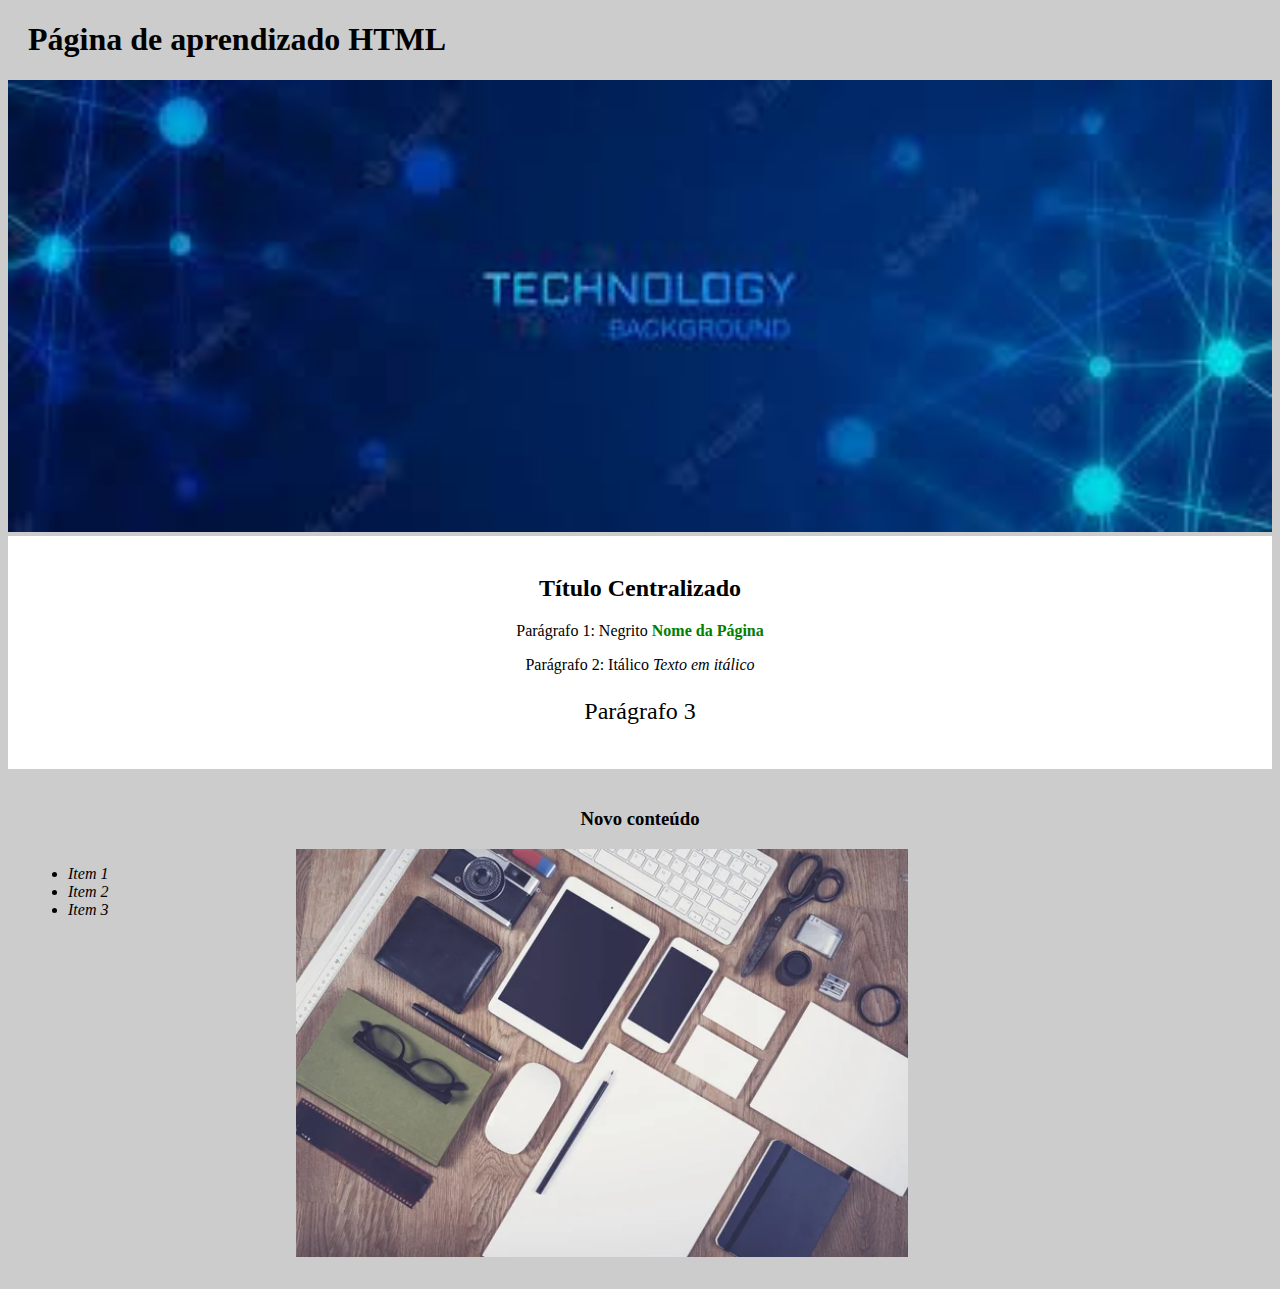
<file: index.html>
<!DOCTYPE html>

<html lang="pt-br">
<head>
    <meta charset="UTF-8">
    <title>HTML Roger-Kk</title>
    <!--Css dentro da página html: 
    <style>
        p{
            text-align: center;
        }
    </style>
    -->
    <link rel="stylesheet" href="style.css">
</head>
<body>
    <header>
        <h1 class="titulo-principal"><strong>Página de aprendizado HTML</strong></h1>
    </header>
    <img id="banner" src="IMG/banner.jpg">
    <div class="conteudo1">
        <h2 class="titulo-centro">Título Centralizado </h2>
        <p>Parágrafo 1: Negrito <strong>Nome da Página</strong></p>
        <p>Parágrafo 2: Itálico <em>Texto em itálico</em></p>
        <p id="p3">Parágrafo 3</p>
    </div>
    <div class="conteudo2">
        <h3 class="titulo-centro">Novo conteúdo</h3>
        <ul>
            <li class="itens">Item 1</li>
            <li class="itens">Item 2</li>
            <li class="itens">Item 3</li>
        </ul>
        <img class="img_itens" src="IMG/itens.jpg">
    </div>
</body>

</html>
</file>
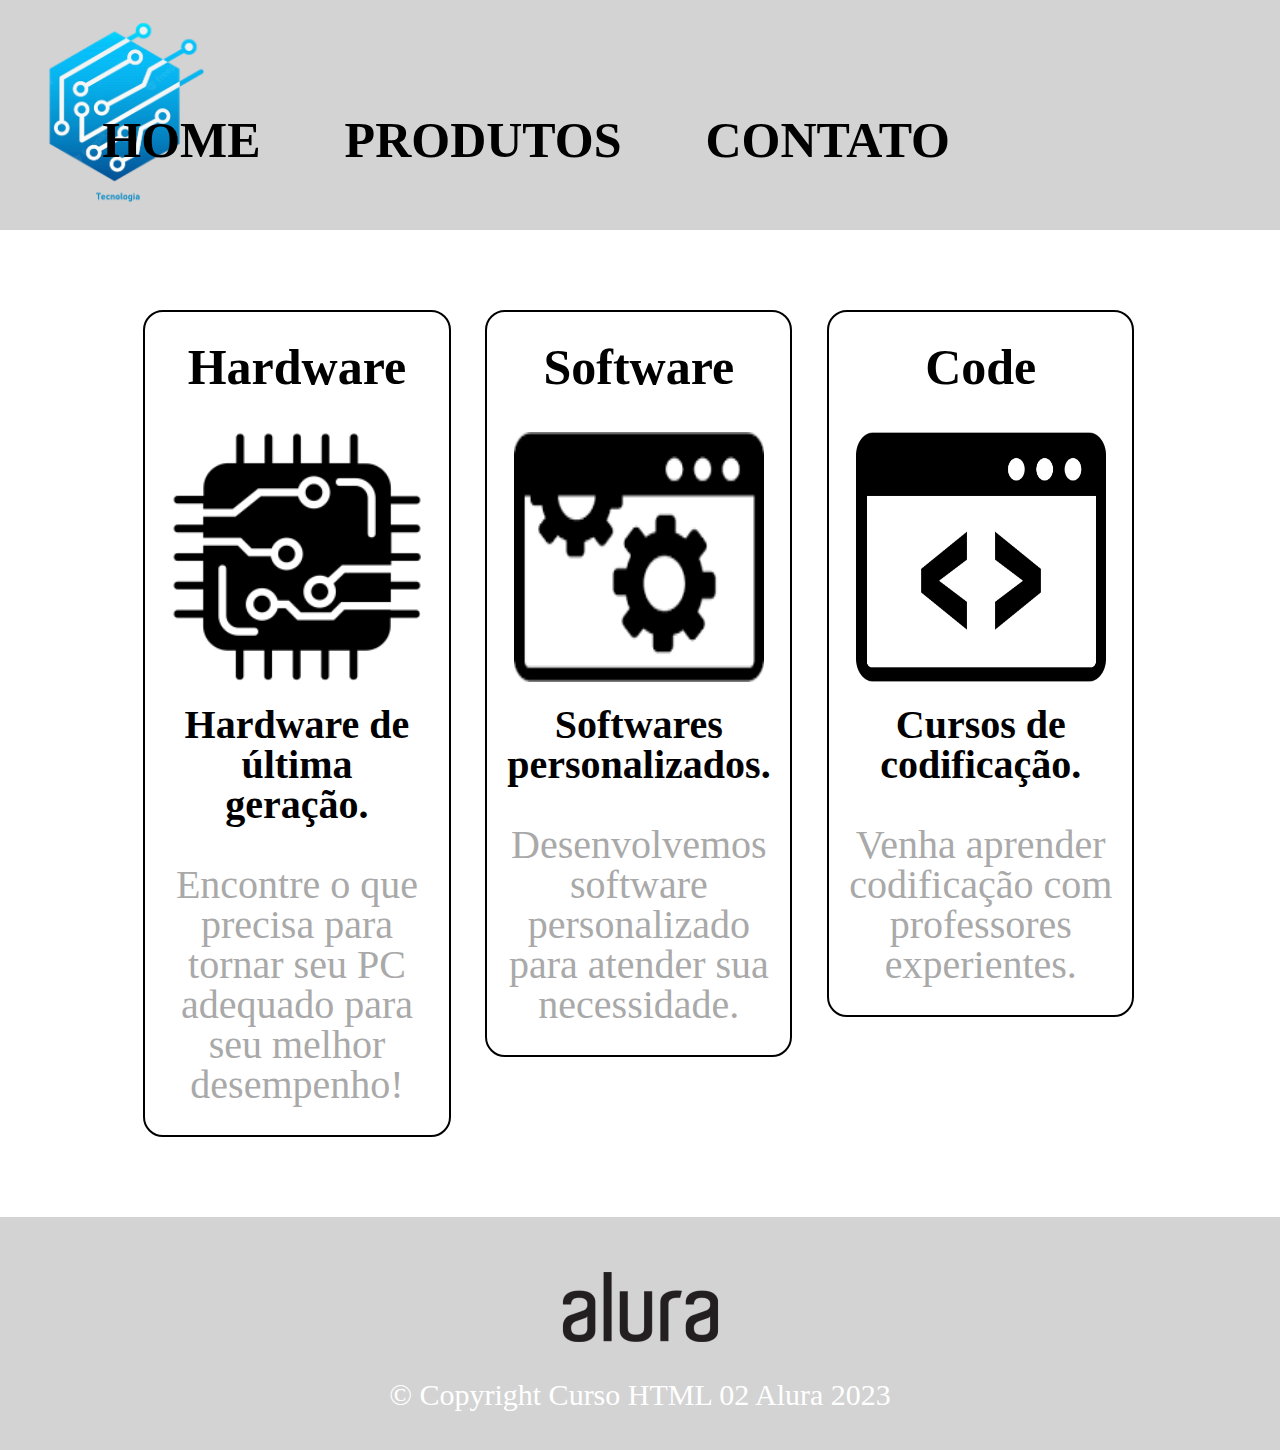
<file: 02_produtos.html>
<!DOCTYPE html> 
<html>
    <head>
        <meta charset="UTF-8">
        <title>Produtos - Tecnologia</title>
        <link rel="stylesheet" href="reset.css">
        <link rel="stylesheet" href="02_style.css">
    </head>
    <body>
        <header>
        <div class="caixa">
        <h1><img class="img_logo" src="IMG/logo_prod.png"> </h1>
            <nav>
                <ul>
                <li><a href="01_index.html">Home</a></li>
                <li><a href="02_produtos.html">Produtos</a></li>
                <li><a href="02_contatos.html">Contato</a></li>
                    <!-- exemplo de link externo: <li><a href="http://google.com">Contato</a></li> -->
                </ul> 
            </nav>
            </div>
        </header>

        <main>
            <ul class = "produtos">
            <li><h2>Hardware</h2>
                <img id="hard" src="IMG/hardware.png">
                <p class="produto">Hardware de última geração.</p>
                <p class="produto-descr">Encontre o que precisa para tornar seu PC adequado para seu melhor desempenho!</p>
            </li>
            <li><h2>Software</h2>
                <img id="soft" src="IMG/software.png">
                <p class="produto">Softwares personalizados.</p>
                <p class="produto-descr">Desenvolvemos software personalizado para atender sua necessidade.</p>
            </li>

            <li><h2>Code</h2>
                <img id="code" src="IMG/code.png">
                <p class="produto">Cursos de codificação.</p>
                <p class="produto-descr">Venha aprender codificação com professores experientes.</p>
            </li>
            </ul>
        </main>
        <footer>
            <img src="IMG/logo-alura.png">
            <p class="copyright">&copy; Copyright Curso HTML 02 Alura 2023</p>
        </footer>
    </body>
</html>
</file>
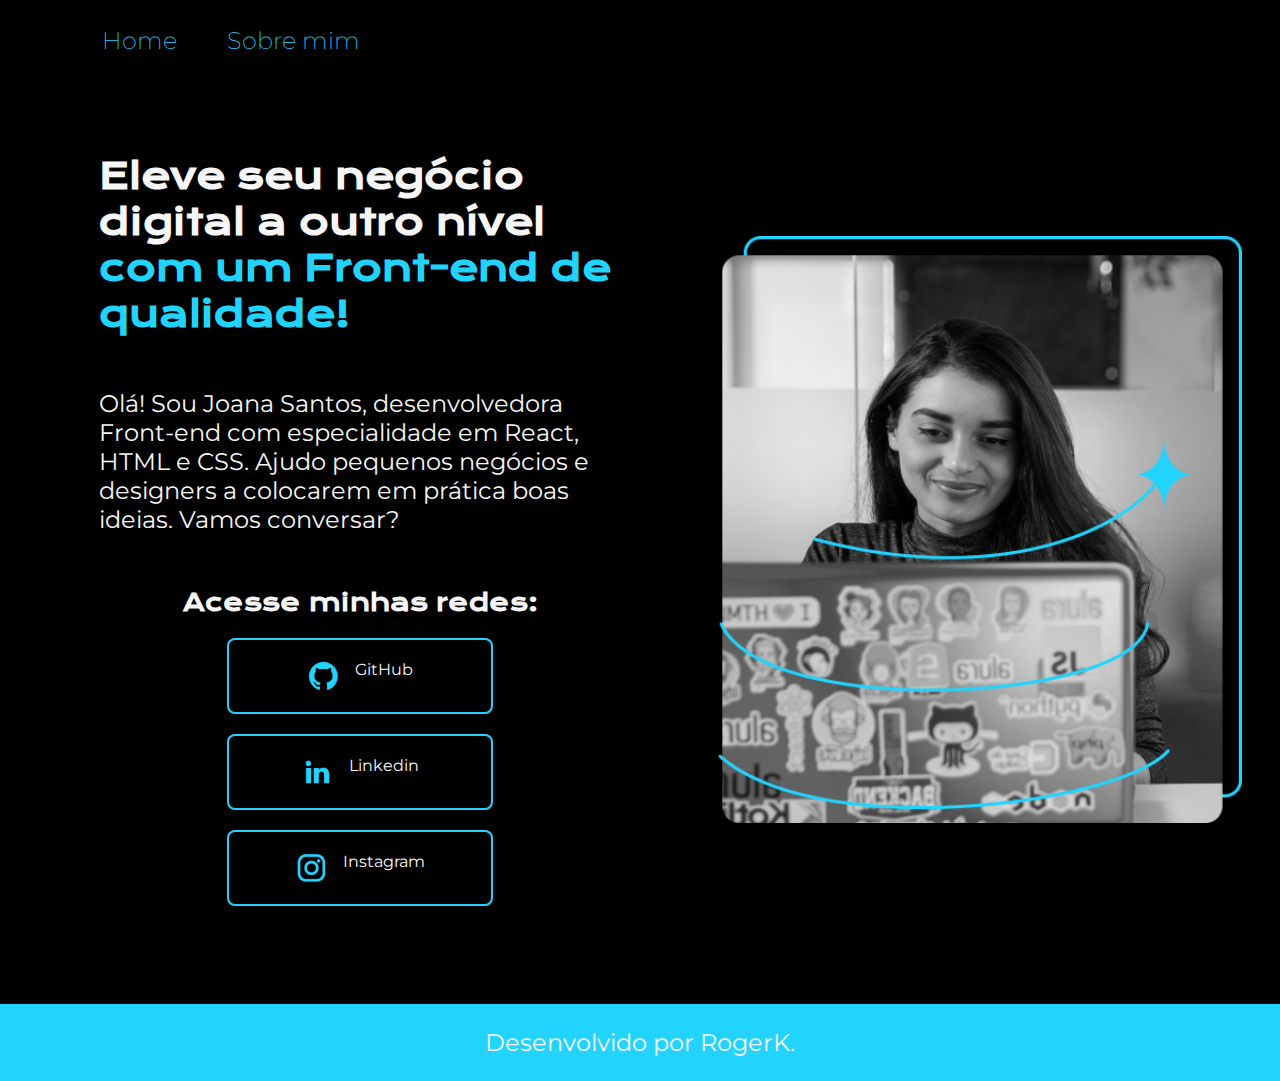
<file: 03-05_index.html>
<!DOCTYPE html>
<html lang="pt-br">
<head>
    <meta charset="UTF-8">
    <meta http-equiv="X-UA-Compatible" content="IE=edge">
    <meta name="viewport" content="width=device-width, initial-scale=1.0">
    <title>Portfolio</title>
    <link rel="stylesheet" href="03-05_style.css">
</head>
<body>
    <header class="cabecalho">
        <nav class="cabecalho__menu">
            <a class="cabecalho__menu__link" href="03-05_index.html">Home</a>
            <a class="cabecalho__menu__link" href="03-05_sobre.html">Sobre mim</a>
            
        </nav>
    </header>
    <main class="apresentacao">
        <section class="apresentacao__conteudo">
            <h1 class="apresentacao__conteudo__titulo">Eleve seu negócio digital a outro nível 
            <strong class="titulo-destaque">com um Front-end de qualidade!</strong></h1>
            <p class="apresentacao__conteudo__texto">Olá! Sou Joana Santos, desenvolvedora Front-end com especialidade em React, HTML e CSS. Ajudo pequenos negócios e designers a colocarem em prática boas ideias. Vamos conversar?</p>
            <div class="apresentacao__links">
                <h2 class="apresentacao__links__subtitulo">Acesse minhas redes: </h2>
                <a class="apresentacao__links__link" href="https://github.com/Roger-Kk">
                    <img src="/IMG/github.png">   
                    GitHub
                </a>
                <a class="apresentacao__links__link" href="https://www.linkedin.com/in/roger-k-2036141a4/">
                    <img src="./IMG/linkedin.png">
                    Linkedin
                </a>
                <a class="apresentacao__links__link" href="https://instagram.com/roger_kolossoski">
                    <img src="./IMG/instagram.png">
                    Instagram
                </a>
                
            </div>
        </section>
            <img class="apresentacao__imagem" src="IMG/img03.png" alt="Imagem de programadora Alura">
    </main>
    <footer>
        <p class="rodape">Desenvolvido por RogerK.</p>
    </footer>
</body>
</html>
</file>
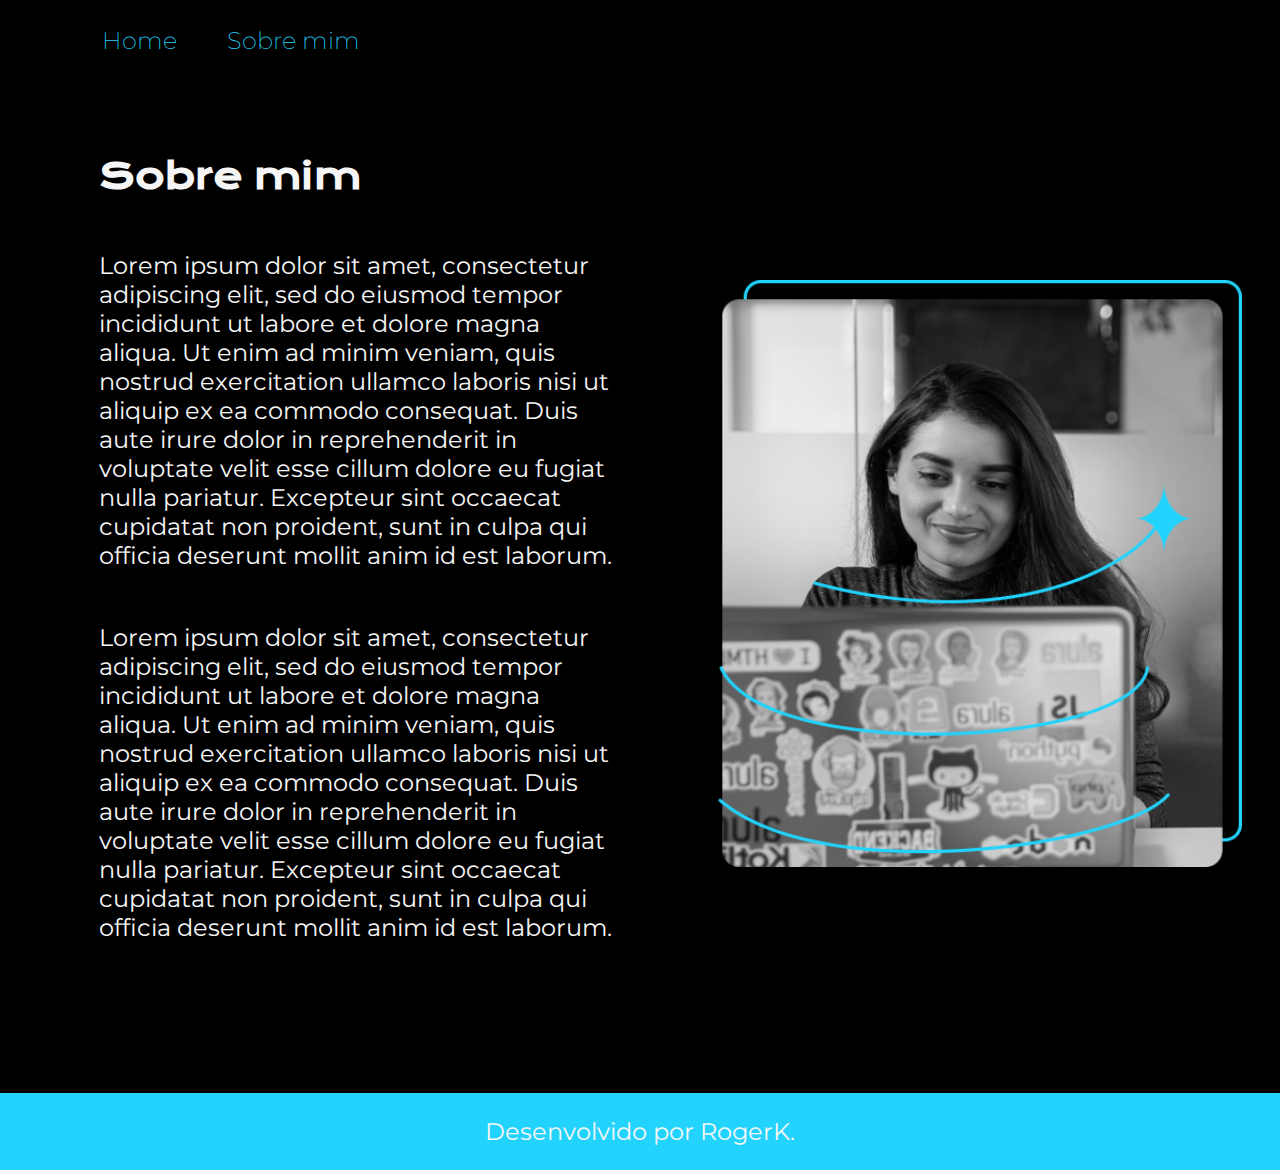
<file: 03-05_sobre.html>
<!DOCTYPE html>
<html lang="en">
<head>
    <meta charset="UTF-8">
    <meta http-equiv="X-UA-Compatible" content="IE=edge">
    <meta name="viewport" content="width=device-width, initial-scale=1.0">
    <link rel="stylesheet" href="03-05_style.css">
    <title>Sobre mim</title>
</head>
<body>
    <header class="cabecalho">
        <nav class="cabecalho__menu">
            <a class="cabecalho__menu__link" href="03-05_index.html">Home</a>
            <a class="cabecalho__menu__link" href="sobre.html">Sobre mim</a>
            
        </nav>
    </header>
    <main class="apresentacao">
        <section class="apresentacao__conteudo">
            <h1 class="apresentacao__conteudo__titulo">Sobre mim</h1>
            <p class="apresentacao__conteudo__texto">Lorem ipsum dolor sit amet, consectetur adipiscing elit, sed do eiusmod tempor incididunt ut labore et dolore magna aliqua. Ut enim ad minim veniam, quis nostrud exercitation ullamco laboris nisi ut aliquip ex ea commodo consequat. Duis aute irure dolor in reprehenderit in voluptate velit esse cillum dolore eu fugiat nulla pariatur. Excepteur sint occaecat cupidatat non proident, sunt in culpa qui officia deserunt mollit anim id est laborum.</p>
            <p class="apresentacao__conteudo__texto">Lorem ipsum dolor sit amet, consectetur adipiscing elit, sed do eiusmod tempor incididunt ut labore et dolore magna aliqua. Ut enim ad minim veniam, quis nostrud exercitation ullamco laboris nisi ut aliquip ex ea commodo consequat. Duis aute irure dolor in reprehenderit in voluptate velit esse cillum dolore eu fugiat nulla pariatur. Excepteur sint occaecat cupidatat non proident, sunt in culpa qui officia deserunt mollit anim id est laborum.</p>
        </section>
        <img class="apresentacao__imagem" src="./IMG/img03.png">
    </main>
    <footer>
        <p class="rodape">Desenvolvido por RogerK.</p>
    </footer>
</body>
</html>
</file>
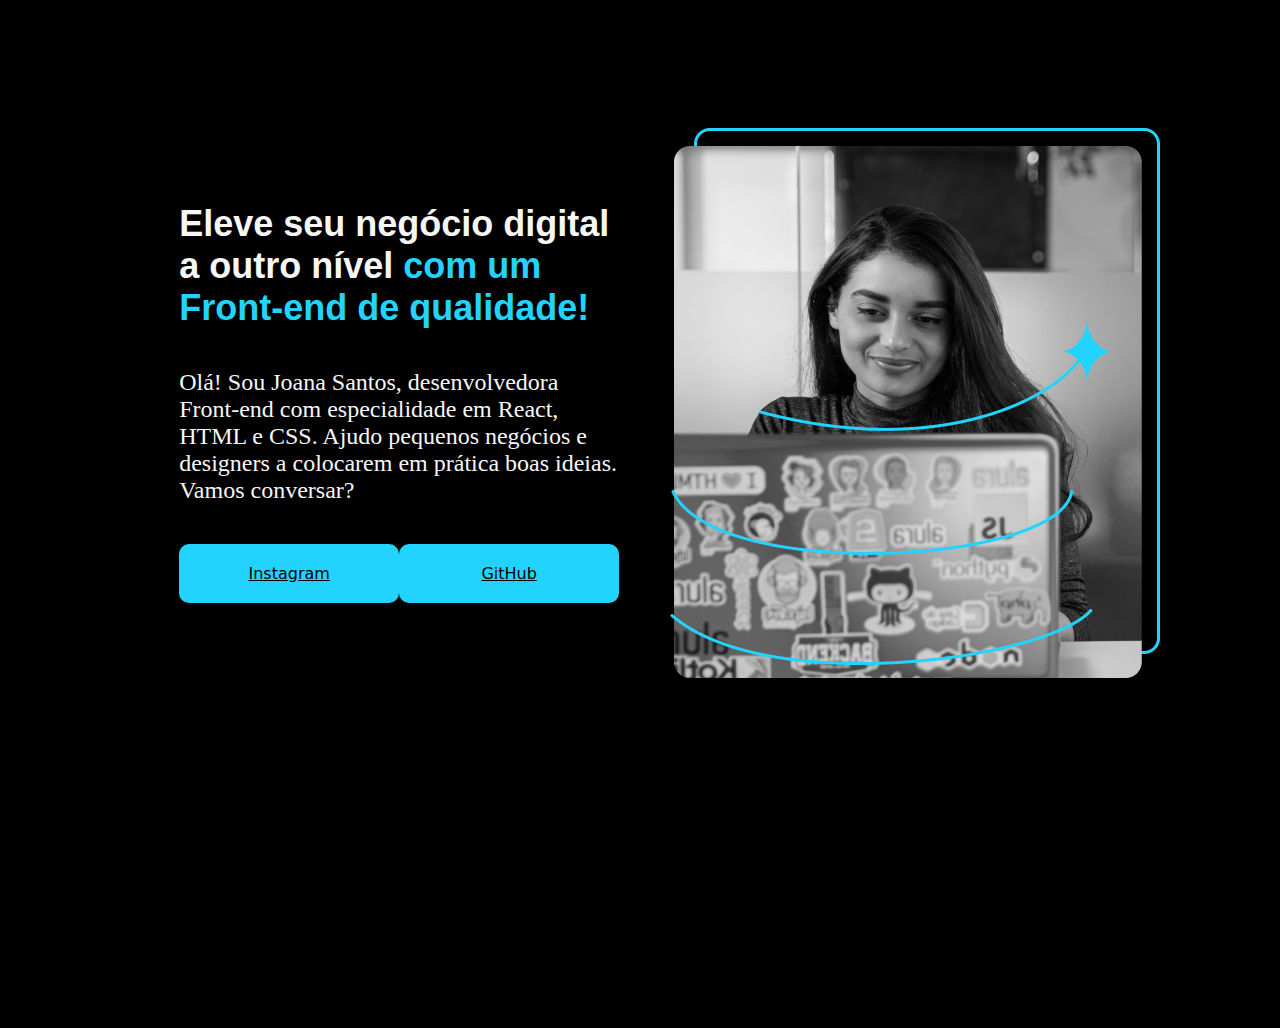
<file: 03_index.html>
<!DOCTYPE html>
<html lang="pt-br">
<head>
    <meta charset="UTF-8">
    <meta http-equiv="X-UA-Compatible" content="IE=edge">
    <meta name="viewport" content="width=device-width, initial-scale=1.0">
    <title>Portfolio</title>
    <link rel="stylesheet" href="03_style.css">
</head>
<body>
    <header></header>
    <main class="apresentacao">
        <section class="apresentacao__conteudo">
            <h1 class="apresentacao__conteudo__titulo">Eleve seu negócio digital a outro nível 
            <strong class="titulo-destaque">com um Front-end de qualidade!</strong></h1>
            <p class="apresentacao__conteudo__texto">Olá! Sou Joana Santos, desenvolvedora Front-end com especialidade em React, HTML e CSS. Ajudo pequenos negócios e designers a colocarem em prática boas ideias. Vamos conversar?</p>
            <div class="apresentacao__links">
                <a class="apresentacao__links__link" href="https://instagram.com/roger_kolossoski">Instagram</a>
                <a class="apresentacao__links__link" href="https://github.com/Roger-Kk">GitHub</a>
            </div>
        </section>
            <img src="IMG/img03.png" alt="Imagem de programadora Alura">
    </main>
    <footer></footer>
</body>
</html>
</file>
<file: style.css>
body{
    background:#CCCCCC;
}

.titulo-principal{
    margin-left: 20px; 
}

#banner{
    width: 100%;
}

.conteudo1{
    background: #FFFFFF;
    padding: 20px; 
}

.titulo-centro{
    text-align: center;
}

p{
    text-align: center;
}

#p3{
    font-size: 24px;
}

p strong{
    color: green;
}

.conteudo2{
    padding: 20px;
}

h2{
    
}

ul{
    display: inline-block;
    vertical-align: top;
    margin-right: 15%;

}

.itens{
    font-style: italic;
}

.img_itens{
    width: 50%;
}
</file>
<file: 02_style.css>
header{
    background-color: lightgray;
    padding: 20px;
}

.caixa{
    position: relative;
    width: 100%;
    margin: 0 auto;
}

nav {
    position: absolute;
    top: 50%;
    right:25%;  
}

#hard{
    height: 250px;
    width: 250px;
}

#soft{
    height: 250px;
    width: 250px;
}

#code{
    height: 250px;
    width: 250px;
}

nav li {
    display: inline;
    margin: 0 0 0 80px; 
}

nav a{
    text-transform: uppercase;
    color:black; 
    font-weight: bold;
    font-size: 50px;
    text-decoration: none;
}

nav a:hover{
    color: #C78c19;
    text-decoration: underline;
}

.img_logo{
    width: 15%;
}

.produtos{
    width: 80%;
    margin: 0 auto;
    padding: 80px 0;
}

.produtos li{
    display: inline-block;
    text-align: center;
    width: 30%;
    vertical-align: top;
    margin: 0 1.5% ;
    padding: 30px 20px;
    box-sizing: border-box;
    border-color: black;
    border-width: 2px ;
    border-style: solid;
    border: 2px solid black;
    border-radius: 20px;
}

.produtos h2{
    margin-bottom: 40px;
}

.produtos li:hover{
    border-color: #c78c19;
}

.produtos li:active{
    border-color: #088c19;
}

.produtos li:hover h2{
    font-size: 70px;
}

.produtos h2{
    font-size: 50px;
    font-weight: bold;
}

.produto{
    font-size: 40px;
    font-weight: bold;
    margin: 20px 0 0;
}

.produto-descr{
 font-size: 40px;
 color: darkgray;
 margin: 40px 0 0;
 text-align: center;
}

footer{
    text-align: center;
    background-color: lightgray;
    padding: 40px 40px;
}

.copyright{
    color: #ffffff;
    font-size: 30px;
    margin: 20px 0 0; 
}
</file>
<file: 03-05_style.css>
@import url('https://fonts.googleapis.com/css2?family=Krona+One&family=Montserrat&display=swap');

:root{
    --cor-primaria: #000000;
    --cor-secundaria:#F6f6f6;
    --cor-terciaria: #22D4FD;
    --cor-hover: #272727; 

    --fonte-principal: 'Krona One', sans-serif; 
    --fonte-secundaria: 'Montserrat', sans-serif;
}

*{
    margin: 0; 
    padding: 0;
}

body{
    /* height: 100vh; */
    box-sizing: border-box;
    background-color: var(--cor-primaria);
    color: var(--cor-secundaria);
}

.cabecalho{
    padding: 2% 0% 0% 8%;

}

.cabecalho__menu{
    display:flex;
    gap: 50px;
}

.cabecalho__menu__link{
    font-family: var(--fonte-secundaria);
    font-size:  1.5rem;
    font-weight: 200;
    color: var(--cor-terciaria);
    text-decoration: none;
}

.apresentacao{
    margin: 3%;
    display: flex;
    gap: 3%;
    align-items: center;
    justify-content: space-between;
}

.titulo-destaque{
    color: var(--cor-terciaria);
}

.apresentacao__conteudo{
    width: 50%;
    display: flex;
    flex-direction: column;
    gap:5%;
    margin: 5% 5%;
}

.apresentacao__conteudo__titulo{
    font-family: var(--fonte-principal); 
    font-size: 2.25rem;
    padding-bottom: 10%;
    /*1 rem = 16px*/
}

.apresentacao__conteudo__texto{
    font-family: var(--fonte-secundaria);
    font-size: 1.5rem; 
    padding-bottom: 10%;
}

.apresentacao__links{
    display: flex;
    flex-direction: column;
    align-items: center;
    justify-content: space-between;
    gap: 20px;
}

.apresentacao__links__subtitulo{
    font-family: var(--fonte-principal); 
}

.apresentacao__links__link{
    /* background-color: #22D4FD; */
    display: flex;
    justify-content: center;
    gap: 15px;
    border: 2px solid var(--cor-terciaria);
    width: 50%;
    text-align: center;
    border-radius: 8px;
    font-size: 1rem;
    font-weight: 600px;
    padding: 20px 0;
    color: var(--cor-secundaria);
    font-family: var(--fonte-secundaria);
    text-decoration: none;
}

.apresentacao__links__link:hover{
    background-color:var(--cor-hover);
}

.apresentacao__imagem{
    width: 50%;
}


.rodape{
    padding: 24px;
    background-color: var(--cor-terciaria);
    color: var(--cor-secundaria);
    text-align: center;
    font-family: var(--fonte-secundaria);
    font-size: 1.5rem;
    font-weight: 400;
}

@media (max-width: 800px) {
    .apresentacao{
        flex-direction: column-reverse;
    }

    .cabecalho{
        padding: 5% 5% 0 5%;
    }

    .cabecalho__menu{
        justify-content: center;
    }

    .apresentacao{
        flex-direction: column-reverse;
        padding: 5%;
    }

    .apresentacao__conteudo{
        width: auto;
    }
}
</file>
<file: 03_style.css>
@import url('https://fonts.googleapis.com/css2?family=krona+One&display=swap');

*{
    margin: 0; 
    padding: 0;
}

body{
    height: 100vh;
    box-sizing: border-box;
    background-color: #000000;
    color: #f6f6f6;
}

.titulo-destaque{
    color: #22D4FD;
}

.apresentacao{
    margin: 10%;
    display: flex;
    align-items: center;
    justify-content: space-between;
}

.apresentacao__conteudo{
    width: 615px;
    display: flex;
    flex-direction: column;
    gap:40px;
    margin: 5% 5%;
}

.apresentacao__conteudo__titulo{
    font-family: 'Krona-One', sans-serif;
    font-size: 36px;
}

.apresentacao__conteudo__texto{
    font-size: 24px; 
}

.apresentacao__links{
    display: flex;
    justify-content: space-between;
}

.apresentacao__links__link{
    background-color: #22D4FD;
    width: 220px;
    text-align: center;
    border-radius: 10px;
    font-size: 16px;
    font-weight: 600px;
    padding: 20px 0;
    color: #000000;
    font-family: system-ui, -apple-system, BlinkMacSystemFont, 'Segoe UI', Roboto, Oxygen, Ubuntu, Cantarell, 'Open Sans', 'Helvetica Neue', sans-serif;
}
</file>
